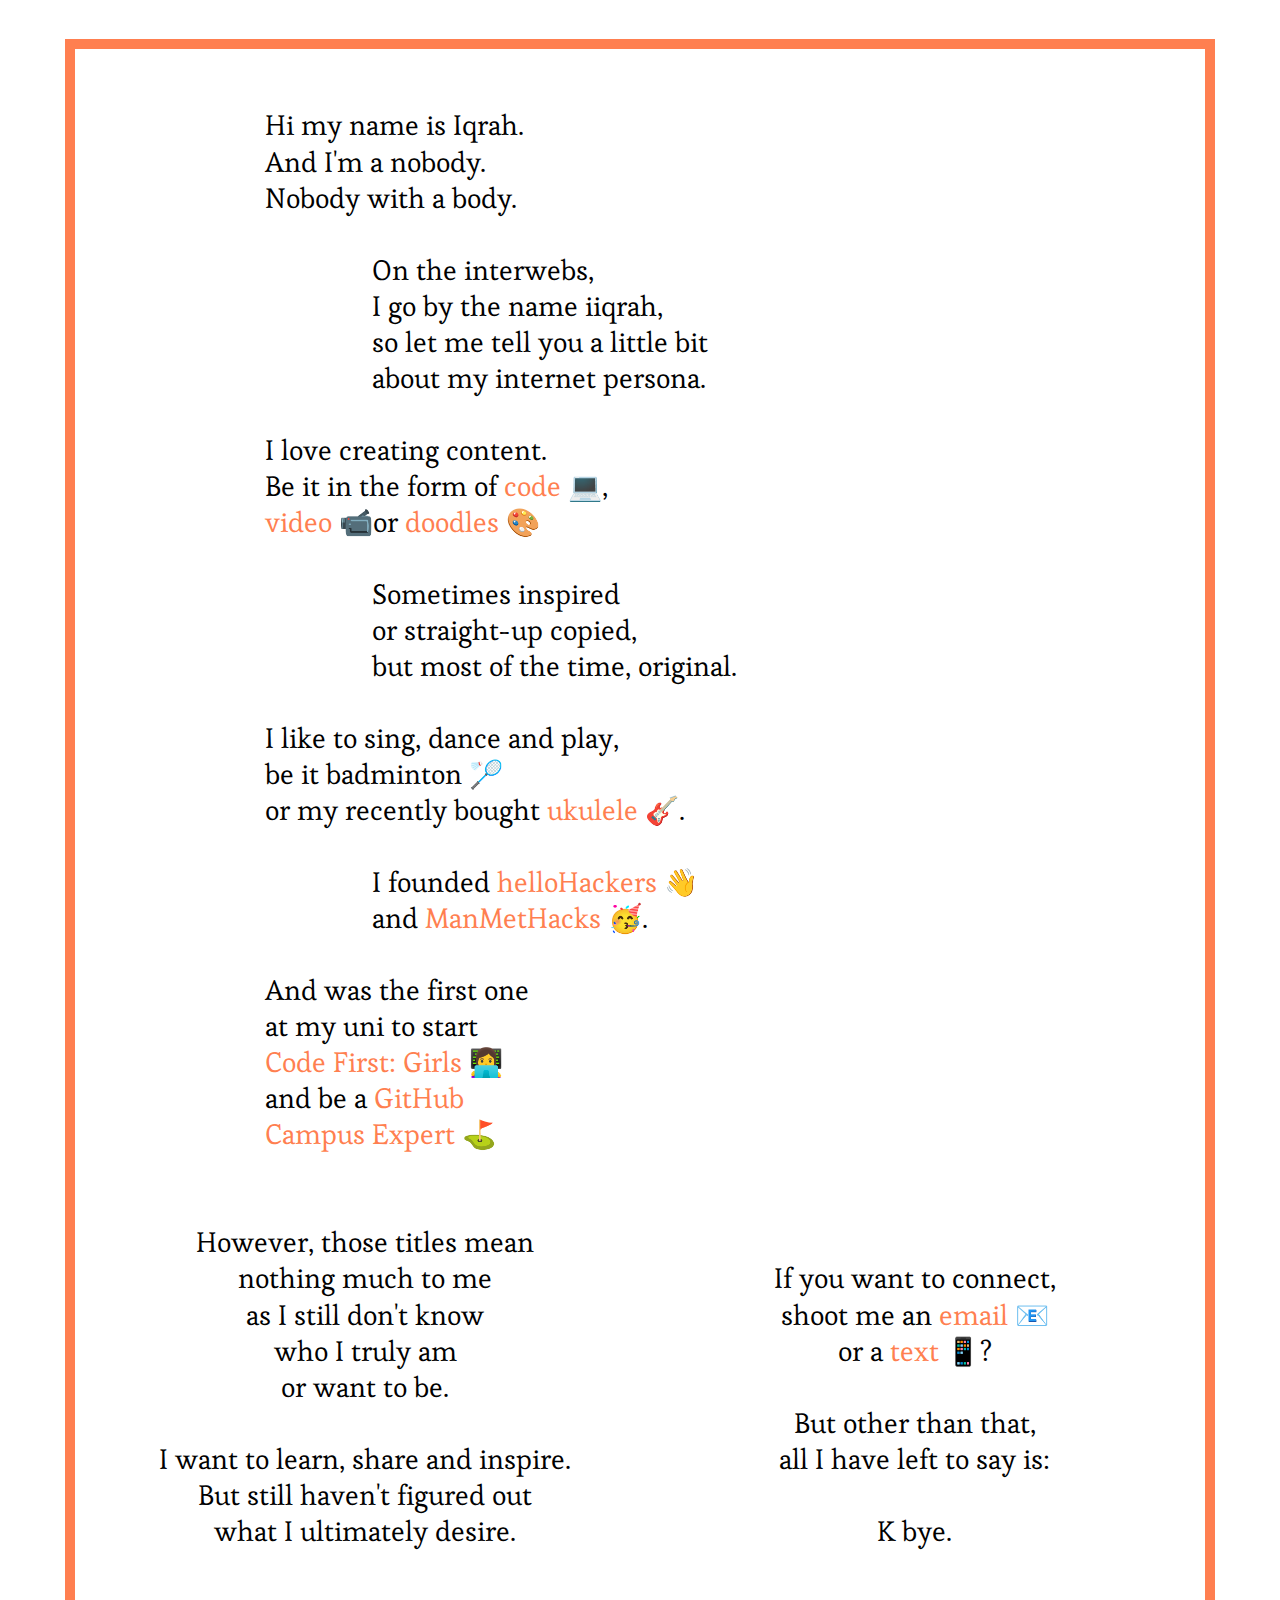
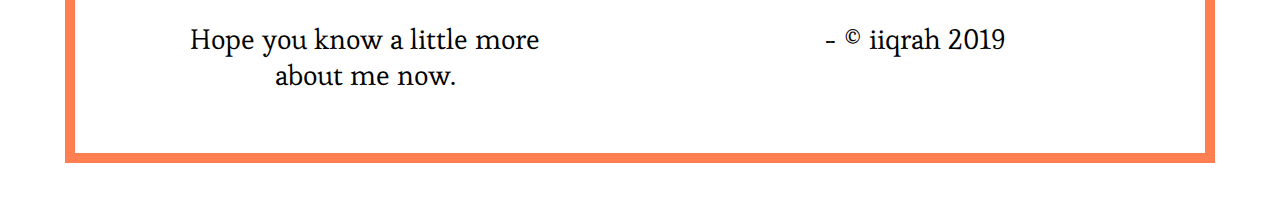
<file: index.html>
<!DOCTYPE html>
<html lang="en" dir="ltr">
  <head>
    <meta charset="utf-8">
    <meta name="description" content="This is a personal website for Iqrah also known as iiqrah">
    <meta name="keywords" content="iiqrah, Iqrah, Iqrah Nadeem, GitHub Campus Expert, helloHackers, ManMetHacks">
    <meta name="author" content="iiqrah">
    <meta name="url" content="https://www.iiqrah.com">
    <meta name="viewport" content="width=device-width, initial-scale=1.0, shrink-to-fit=no">

    <title>iiqrah</title>

    <!-- Bootstrap Stylesheet
    <link rel="stylesheet" href="https://stackpath.bootstrapcdn.com/bootstrap/4.1.3/css/bootstrap.min.css" integrity="sha384-MCw98/SFnGE8fJT3GXwEOngsV7Zt27NXFoaoApmYm81iuXoPkFOJwJ8ERdknLPMO" crossorigin="anonymous">
    <script src="https://stackpath.bootstrapcdn.com/bootstrap/4.1.3/js/bootstrap.min.js" integrity="sha384-ChfqqxuZUCnJSK3+MXmPNIyE6ZbWh2IMqE241rYiqJxyMiZ6OW/JmZQ5stwEULTy" crossorigin="anonymous"></script>
    -->

    <!-- Font Awesome Stylesheet
    <script src="https://kit.fontawesome.com/853127a0b8.js" crossorigin="anonymous"></script>
    -->

    <!-- Custom Stylesheet-->

    <link rel="stylesheet" href="css/styles.css" type="text/css">


  </head>

  <body>

    <div class="poem">

      <div class="left">
        Hi my name is Iqrah. <br>
        And I'm a nobody. <br>
        Nobody with a body. <br>
        <br>
      </div>


      <div class="right">
      On the interwebs, <br>
      I go by the name iiqrah,<br>
      so let me tell you a little bit <br>
      about my internet persona.<br>
      <br>
      </div>

      <div class="left">
        I love creating content. <br>
        Be it in the form of
        <a href="https://github.com/iiqrah" target="_blank"> code 💻</a>,<br>
        <a href="https://youtube.com/iiqrah" target="_blank"> video 📹</a>or
        <a href="https://www.flickr.com/photos/189641184@N06/" target="_blank"> doodles 🎨</a><br>
        <br>
      </div>

      <div class="right">
        Sometimes inspired <br>
        or straight-up copied, <br>
        but most of the time, original. <br>
        <br>
      </div>

      <div class="left">
        I like to sing, dance and play, <br>
        be it badminton 🏸 <br>
        or my recently bought
        <a href="https://www.youtube.com/watch?v=zhBRGim0U5w" target="_blank"> ukulele 🎸</a>.
        <br>
        <br>
      </div>

      <div class="right">
        I founded
        <a href="https://twitter.com/helloHackersSoc" target="_blank"> helloHackers 👋</a><br>
        and<a href="https://twitter.com/hashtag/ManMetHacks?src=hashtag_click&f=live" target="_blank"> ManMetHacks 🥳</a>.<br>
        <br>
      </div>

      <div class="left">
        And was the first one <br>
        at my uni to start <br>
        <a href="https://twitter.com/i_iqrah/status/1181683413398503424" target="_blank"> Code First: Girls 👩‍💻</a>
        <br>
        and be a
        <a href="https://githubcampus.expert/iiqrah/" target="_blank"> GitHub <br>
        Campus Expert ⛳</a><br>
        <br>
      </div>

      <br>

      <div class="col2">
      However, those titles mean<br>
      nothing much to me <br>
      as I still don't know <br>
      who I truly am <br>
      or want to be. <br>

      <br>
      I want to learn, share and inspire. <br>
      But still haven't figured out <br>
      what I ultimately desire. <br>

      <br>
      <br>

      Hope you know a little more <br>
      about me now. <br>

      <br>
      If you want to connect, <br>
      shoot me an

      <a href="mailto: hello@iiqrah.com" target="_blank"> email 📧</a>
      <br>

      or a

      <a href="https://twitter.com/iiqrah_" target="_blank"> text 📱</a>?
      <br>
      <br>

      But other than that, <br>
      all I have left to say is: <br>



      <br>
      K bye. <br>



      <br>
      <br>

      - © iiqrah 2019

      </div>

    </div>

    <!-- Custom JavaScript -->
    <script type="text/javascript" src="js/script.js"></script>

    <!-- Darkmode JavaScript
    <script src="https://cdn.jsdelivr.net/npm/darkmode-js@1.5.4/lib/darkmode-js.min.js"></script>
    -->

    <!-- Bootstrap core JavaScript
    <script src="https://code.jquery.com/jquery-3.3.1.slim.min.js" integrity="sha384-q8i/X+965DzO0rT7abK41JStQIAqVgRVzpbzo5smXKp4YfRvH+8abtTE1Pi6jizo" crossorigin="anonymous"></script>
    <script>window.jQuery || document.write('<script src="../../assets/js/vendor/jquery-slim.min.js"><\/script>')</script>
    <script src="https://getbootstrap.com/docs/4.1/assets/js/vendor/popper.min.js"></script>
    <script src="https://getbootstrap.com/docs/4.1/dist/js/bootstrap.min.js"></script>

    -->

    <!-- Global site tag (gtag.js) - Google Analytics -->
    <script async src="https://www.googletagmanager.com/gtag/js?id=UA-155100423-1"></script>
    <script>
      window.dataLayer = window.dataLayer || [];
      function gtag(){dataLayer.push(arguments);}
      gtag('js', new Date());

      gtag('config', 'UA-155100423-1');
    </script>

  </body>
</html>
</file>
<file: css/styles.css>
/*@import url('https://fonts.googleapis.com/css?family=Asap:400,500i,700&display=swap');
*/

@import url('https://fonts.googleapis.com/css?family=Esteban&display=swap');

* {
  margin: 0;
  padding: 0;
  text-align: center;
  font-family: Esteban, sans-serif;
  color: black;
  font-size: calc(20px + (30 - 20) * ((100vw - 300px) / (1600 - 300))); /*Formula credit: Mike Riethmuller*/
  line-height: calc(1.3em + (1.5 - 1.2) * ((100vw - 300px)/(1600 - 300))); /*Website Reference: https://css-tricks.com/books/fundamental-css-tactics/scale-typography-screen-size/*/
}

body {
  background-color: white;
  margin: 0.5% 2.5%;
  border: 15px solid white;
}


a {
  text-decoration: none;
  color: coral;

}

a:hover {
  background-color: coral;
  color: white;
  opacity: 0.8;
  transition: 0.8s;

}


.poem
{
  margin: 1.5% 1.5%;
  padding: 5% 2.5%;
  border: 10px solid coral;
}


.fas {
  color: purple;
}

@media only screen and (min-width: 1100px) {


  .left {

    text-align: left;
    padding-left: 15%;

  }

  .right {

    text-align: left;
    padding-left: 25%;

  }

  .col2{
    column-count: 2;
  }

}
</file>
